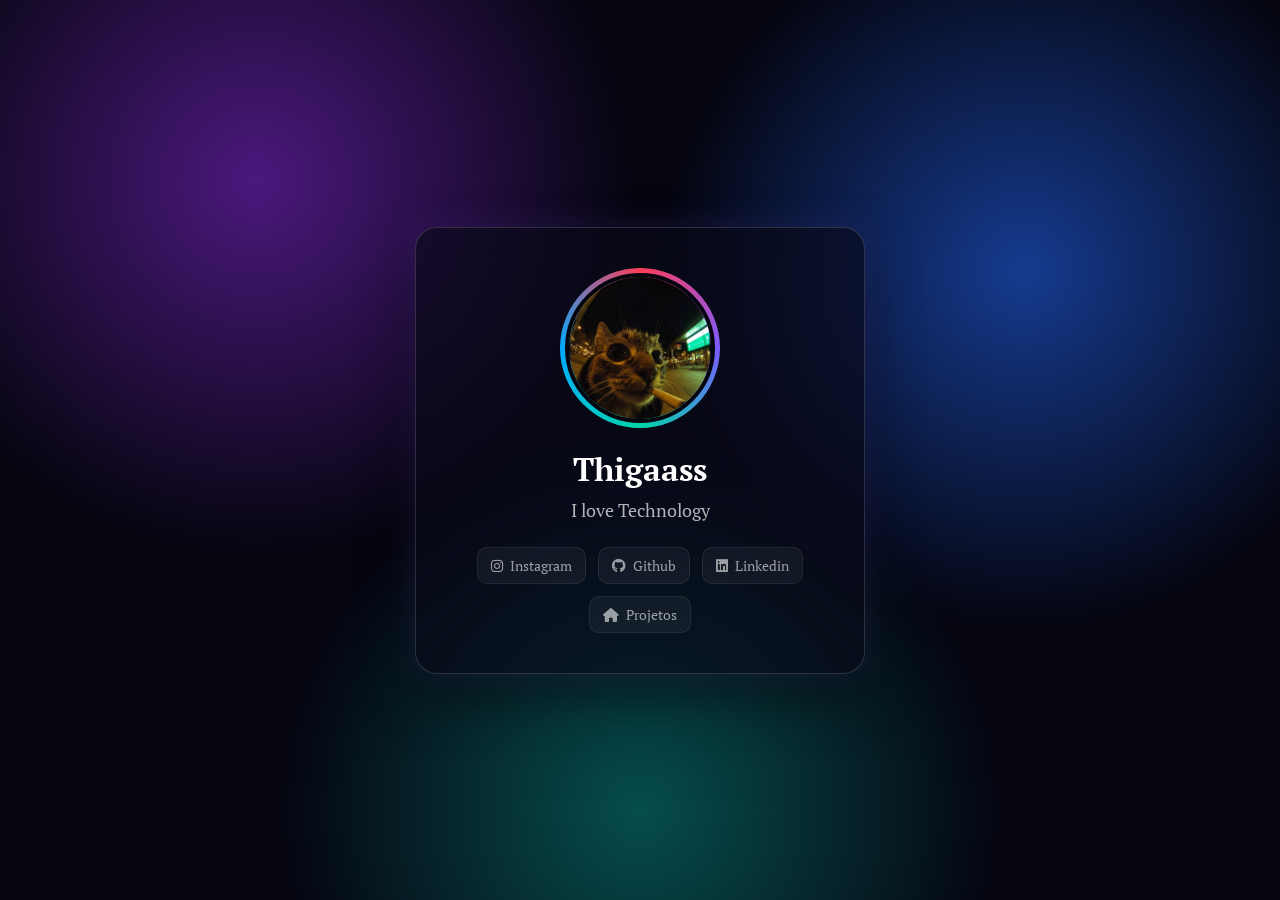
<file: index.html>
<!DOCTYPE html>
<html lang="pt-BR">
<head>
    <meta charset="UTF-8">
    <meta name="viewport" content="width=device-width, initial-scale=1.0">
    <link rel="stylesheet" href="style.css">
    <link rel="preconnect" href="https://fonts.googleapis.com">
    <link rel="preconnect" href="https://fonts.gstatic.com" crossorigin>
    <link rel="stylesheet" href="https://cdnjs.cloudflare.com/ajax/libs/font-awesome/6.5.2/css/all.min.css">
    <link href="https://fonts.googleapis.com/css2?family=PT+Serif&display=swap" rel="stylesheet">
    <title>@_thigaass</title>
</head>
<body>

    <main class="profile-card">

        <div class="profile-photo">
            <div class="avatar-wrapper">
                <img src="assets/profilePhoto.jpg" alt="Foto de perfil Thigaass" class="avatar">
            </div>
        </div>
            
        <h1 class="username">Thigaass</h1>
        <p>I love Technology</p>

        <nav class="profile-links">
            <a href="https://www.instagram.com/_thigaass?igsi=MThxYWlrYndqNTUxYg%3D%3D" target="_blank">
                <i class="fa-brands fa-instagram"></i>
                Instagram
            </a>

            <a href="https://github.com/Dev-thiagopk" target="_blank">
                <i class="fa-brands fa-github"></i>
                Github
            </a>

            <a href="https://www.linkedin.com/in/thiago-gabriel-9a2b83361/" target="_blank">
                <i class="fa-brands fa-linkedin"></i>
                Linkedin
            </a>

            <a href="projetos.html">
                <i class="fa-solid fa-house"></i>
                Projetos
            </a>
        </nav>

    </main>

</body>
</html>
</file>
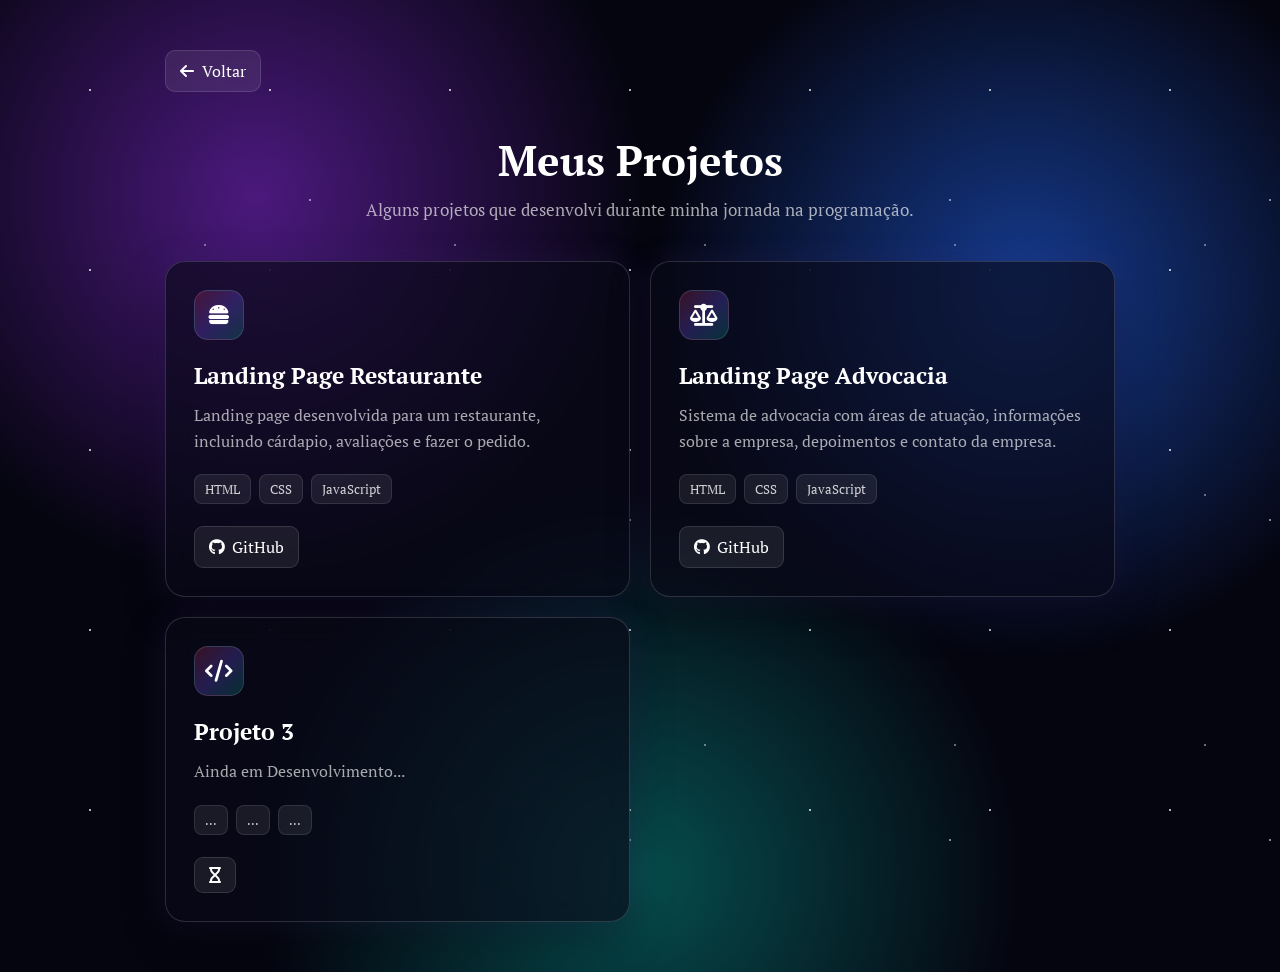
<file: projetos.html>
<!DOCTYPE html>
<html lang="pt-BR">

<head>
    <meta charset="UTF-8">
    <meta name="viewport" content="width=device-width, initial-scale=1.0">
    <link rel="stylesheet" href="projetos.css">
    <link rel="preconnect" href="https://fonts.googleapis.com">
    <link rel="preconnect" href="https://fonts.gstatic.com" crossorigin>
    <link href="https://fonts.googleapis.com/css2?family=PT+Serif&display=swap" rel="stylesheet">
    <link rel="stylesheet"
        href="https://cdnjs.cloudflare.com/ajax/libs/font-awesome/6.5.2/css/all.min.css">
    <title>Projetos| Thigaass</title>
</head>

<body>

    <main class="projects-container">

        <a href="index.html" class="back-button">
            <i class="fa-solid fa-arrow-left"></i>
            Voltar
        </a>

        <h1>Meus Projetos</h1>

        <p class="subtitle">
            Alguns projetos que desenvolvi durante minha jornada na programação.
        </p>

        <section class="projects">

            <article class="project-card">

                <div class="project-icon">
                    <i class="fa-solid fa-hamburger"></i>
                </div>

                <h2>Landing Page Restaurante</h2>

                <p>
                    Landing page desenvolvida para um restaurante,
                    incluindo cárdapio, avaliações e fazer o pedido.
                </p>

                <div class="technologies">
                    <span>HTML</span>
                    <span>CSS</span>
                    <span>JavaScript</span>
                </div>

                <a href="https://dev-thiagopk.github.io/landing-page-responsiva/" class="project-link" target="_blank">
                    <i class="fa-brands fa-github"></i>
                    GitHub
                </a>

            </article>


            <article class="project-card">

                <div class="project-icon">
                    <i class="fa-solid fa-scale-balanced"></i>
                </div>

                <h2>Landing Page Advocacia</h2>

                <p>
                    Sistema de advocacia com áreas de atuação, informações sobre a empresa, depoimentos e contato da empresa.
                </p>

                <div class="technologies">
                    <span>HTML</span>
                    <span>CSS</span>
                    <span>JavaScript</span>
                </div>

                <a href="https://dev-thiagopk.github.io/Landing-Page-Advocacia/" class="project-link" target="_blank">
                    <i class="fa-brands fa-github"></i>
                    GitHub
                </a>

            </article>


            <article class="project-card">

                <div class="project-icon">
                    <i class="fa-solid fa-code"></i>
                </div>

                <h2>Projeto 3</h2>

                <p>
                    Ainda em Desenvolvimento...
                </p>

                <div class="technologies">
                    <span>...</span>
                    <span>...</span>
                    <span>...</span>
                </div>

                <a href="#" class="project-link" target="_blank">
                    <i class="fa-solid fa-hourglass"></i>
                    
                </a>

            </article>

        </section>

    </main>

</body>

</html>
</file>
<file: style.css>
* {
    box-sizing: border-box;
    margin: 0;
    padding: 0;
}

body {
    min-height: 100vh;
    display: flex;
    justify-content: center;
    align-items: center;
    font-family: "PT Serif", serif;
    background: radial-gradient(circle at 20% 20%, #4b197d 0%, transparent 30%),
        radial-gradient(circle at 80% 30%, #153b8f 0%, transparent 30%),
        radial-gradient(circle at 50% 90%, #064d4d 0%, transparent 35%),
        #050510;

    color: white;
}

.profile-card {
    display: flex;
    flex-direction: column;
    align-items: center;
    width: 90%;
    max-width: 450px;
    padding: 40px 30px;
    background: rgba(10, 10, 25, 0.65);
    border: 1px solid rgba(255, 255, 255, 0.15);
    border-radius: 22px;
    box-shadow: 0 0 30px rgba(123, 92, 255, 0.15), 0 20px 50px rgba(0, 0, 0, 0.5);
    backdrop-filter: blur(15px);
}

.profile-photo {
    position: relative;
    width: 160px;
    height: 160px;
    display: flex;
    justify-content: center;
    align-items: center;
    border-radius: 50%;
}

.profile-photo::before {
    content: "";
    position: absolute;
    inset: 0;
    border-radius: 50%;
    background: conic-gradient(
        #ff3d5a,
        #7b5cff,
        #00d4aa,
        #00aaff,
        #ff3d5a
    );
    animation: rotate 4s linear infinite;
}

.avatar {
    display: block;
    position: relative;
    z-index: 1;
    width: 150px;
    height: 150px;
    border-radius: 50%;
    object-fit: cover;
    border: 4px solid #050510;
}

.username {
    margin-top: 20px;
    margin-bottom: 8px;
    font-size: 32px;
}

.profile-card > p {
    color: rgba(255, 255, 255, 0.7);
    margin-bottom: 25px;
    font-size: 18px;
}

.profile-links {
    display: flex;
    flex-wrap: wrap;
    justify-content: center;
    gap: 12px;
    max-width: 350px;
}   

.profile-links a {
    padding: 8px 13px;
    font-size: 14px;
    color: white;
    text-decoration: none;
    background: rgba(255, 255, 255, 0.08);
    border: 1px solid rgba(255, 255, 255, 0.12);
    border-radius: 10px;
    transition: 0.3s;
    opacity: 0.6;
}

.profile-links i {
    margin-right: 4px;
}


.profile-links a:hover {
    background: rgba(255, 255, 255, 0.18);
    transform: translateY(-3px);
    box-shadow: 0 5px 21px rgba(123, 92, 255, 0.3);
}

@keyframes rotate {
    from {
        transform: rotate(0deg);
    }

    to {
        transform: rotate(360deg);
    }
}

@media (max-width: 600px) {

    .profile-card {
        width: 82%;
        max-width: 330px;
        padding: 25px 20px;
    }

    .avatar {
        width: 100px;
        height: 100px;
    }

    .profile-photo {
        width: 108px;
        height: 108px;
    }

    .username {
        font-size: 25px;
    }

    .profile-card > p {
        font-size: 14px;
        margin-bottom: 18px;
    }

    .profile-links {
        width: 100%;
        flex-direction: row;
        flex-wrap: wrap;
        justify-content: center;
        gap: 8px;
    }

    .profile-links a {
        width: auto;
        padding: 7px 10px;
        font-size: 12px;
    }
}
</file>
<file: projetos.css>
* {
    box-sizing: border-box;
    margin: 0;
    padding: 0;
}

body {
    min-height: 100vh;

    display: flex;
    justify-content: center;

    font-family: "PT Serif", serif;

    color: white;

    background:
        radial-gradient(circle at 20% 20%, #4b197d 0%, transparent 30%),
        radial-gradient(circle at 80% 30%, #153b8f 0%, transparent 30%),
        radial-gradient(circle at 50% 90%, #064d4d 0%, transparent 35%),
        #050510;

    padding: 50px 20px;
}

body::before {
    content: "";

    position: fixed;
    inset: 0;

    background-image:
        radial-gradient(circle, rgba(255,255,255,0.7) 1px, transparent 1px),
        radial-gradient(circle, rgba(255,255,255,0.4) 1px, transparent 1px),
        radial-gradient(circle, rgba(255,255,255,0.5) 1px, transparent 1px);

    background-size:
        180px 180px,
        250px 250px,
        320px 320px;

    background-position:
        0 0,
        80px 120px,
        150px 40px;

    animation: starsMove 20s linear infinite;

    pointer-events: none;
}

.projects-container {
    position: relative;
    z-index: 1;

    width: 100%;
    max-width: 950px;
}

.back-button {
    display: inline-flex;
    align-items: center;
    gap: 8px;

    padding: 9px 14px;

    color: white;
    text-decoration: none;

    background: rgba(255, 255, 255, 0.08);

    border: 1px solid rgba(255, 255, 255, 0.12);

    border-radius: 10px;

    transition: 0.3s;
}

.back-button:hover {
    background: rgba(255, 255, 255, 0.18);
    transform: translateX(-3px);
}

h1 {
    margin-top: 40px;

    text-align: center;

    font-size: 42px;
}

.subtitle {
    margin-top: 10px;
    margin-bottom: 40px;

    text-align: center;

    color: rgba(255, 255, 255, 0.65);

    font-size: 17px;
}

.projects {
    display: grid;

    grid-template-columns: repeat(2, 1fr);

    gap: 20px;
}

.project-card {
    padding: 28px;

    background: rgba(10, 10, 25, 0.65);

    border: 1px solid rgba(255, 255, 255, 0.15);

    border-radius: 20px;

    backdrop-filter: blur(15px);

    box-shadow:
        0 0 30px rgba(123, 92, 255, 0.1),
        0 15px 40px rgba(0, 0, 0, 0.35);

    transition: 0.3s;
}

.project-card:hover {
    transform: translateY(-6px);

    border-color: rgba(123, 92, 255, 0.5);

    box-shadow:
        0 10px 35px rgba(123, 92, 255, 0.2),
        0 20px 50px rgba(0, 0, 0, 0.45);
}

.project-icon {
    width: 50px;
    height: 50px;

    display: flex;
    justify-content: center;
    align-items: center;

    margin-bottom: 20px;

    border-radius: 14px;

    background: linear-gradient(
        135deg,
        rgba(255, 61, 90, 0.2),
        rgba(123, 92, 255, 0.25),
        rgba(0, 212, 170, 0.2)
    );

    border: 1px solid rgba(255, 255, 255, 0.12);

    font-size: 22px;
}

.project-card h2 {
    margin-bottom: 12px;

    font-size: 23px;
}

.project-card p {
    margin-bottom: 20px;

    line-height: 1.6;

    color: rgba(255, 255, 255, 0.65);
}

.technologies {
    display: flex;

    flex-wrap: wrap;

    gap: 8px;

    margin-bottom: 22px;
}

.technologies span {
    padding: 5px 10px;

    font-size: 13px;

    color: rgba(255, 255, 255, 0.8);

    background: rgba(255, 255, 255, 0.08);

    border: 1px solid rgba(255, 255, 255, 0.1);

    border-radius: 8px;
}

.project-link {
    display: inline-flex;
    align-items: center;
    gap: 7px;

    padding: 9px 14px;

    color: white;
    text-decoration: none;

    background: rgba(255, 255, 255, 0.08);

    border: 1px solid rgba(255, 255, 255, 0.12);

    border-radius: 9px;

    transition: 0.3s;
}

.project-link:hover {
    background: rgba(255, 255, 255, 0.18);
    transform: translateY(-2px);
}

@keyframes starsMove {

    from {
        background-position:
            0 0,
            80px 120px,
            150px 40px;
    }

    to {
        background-position:
            180px 180px,
            -170px 370px,
            470px -280px;
    }
}

@media (max-width: 700px) {

    body {
        padding: 30px 15px;
    }

    h1 {
        font-size: 32px;
    }

    .subtitle {
        font-size: 15px;
        margin-bottom: 25px;
    }

    .projects {
        grid-template-columns: 1fr;
    }

    .project-card {
        padding: 22px;
    }
}
</file>
